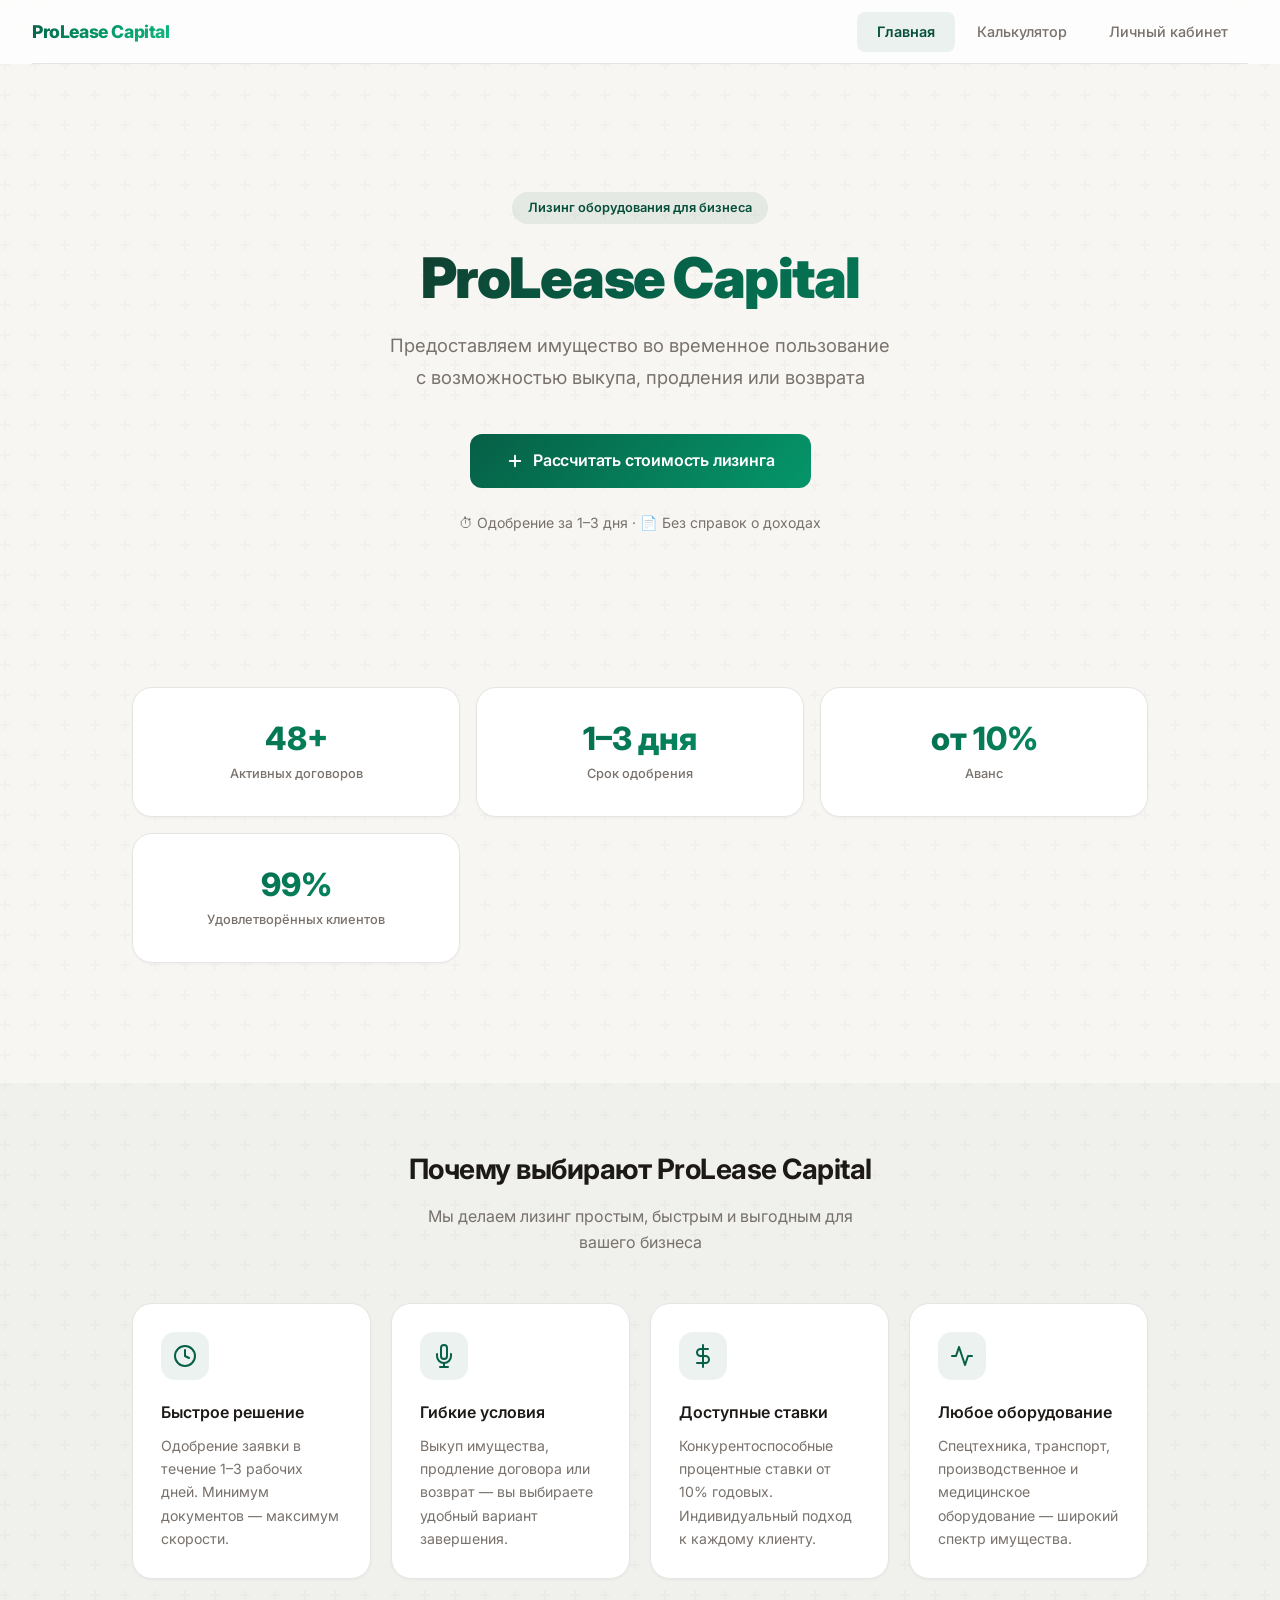
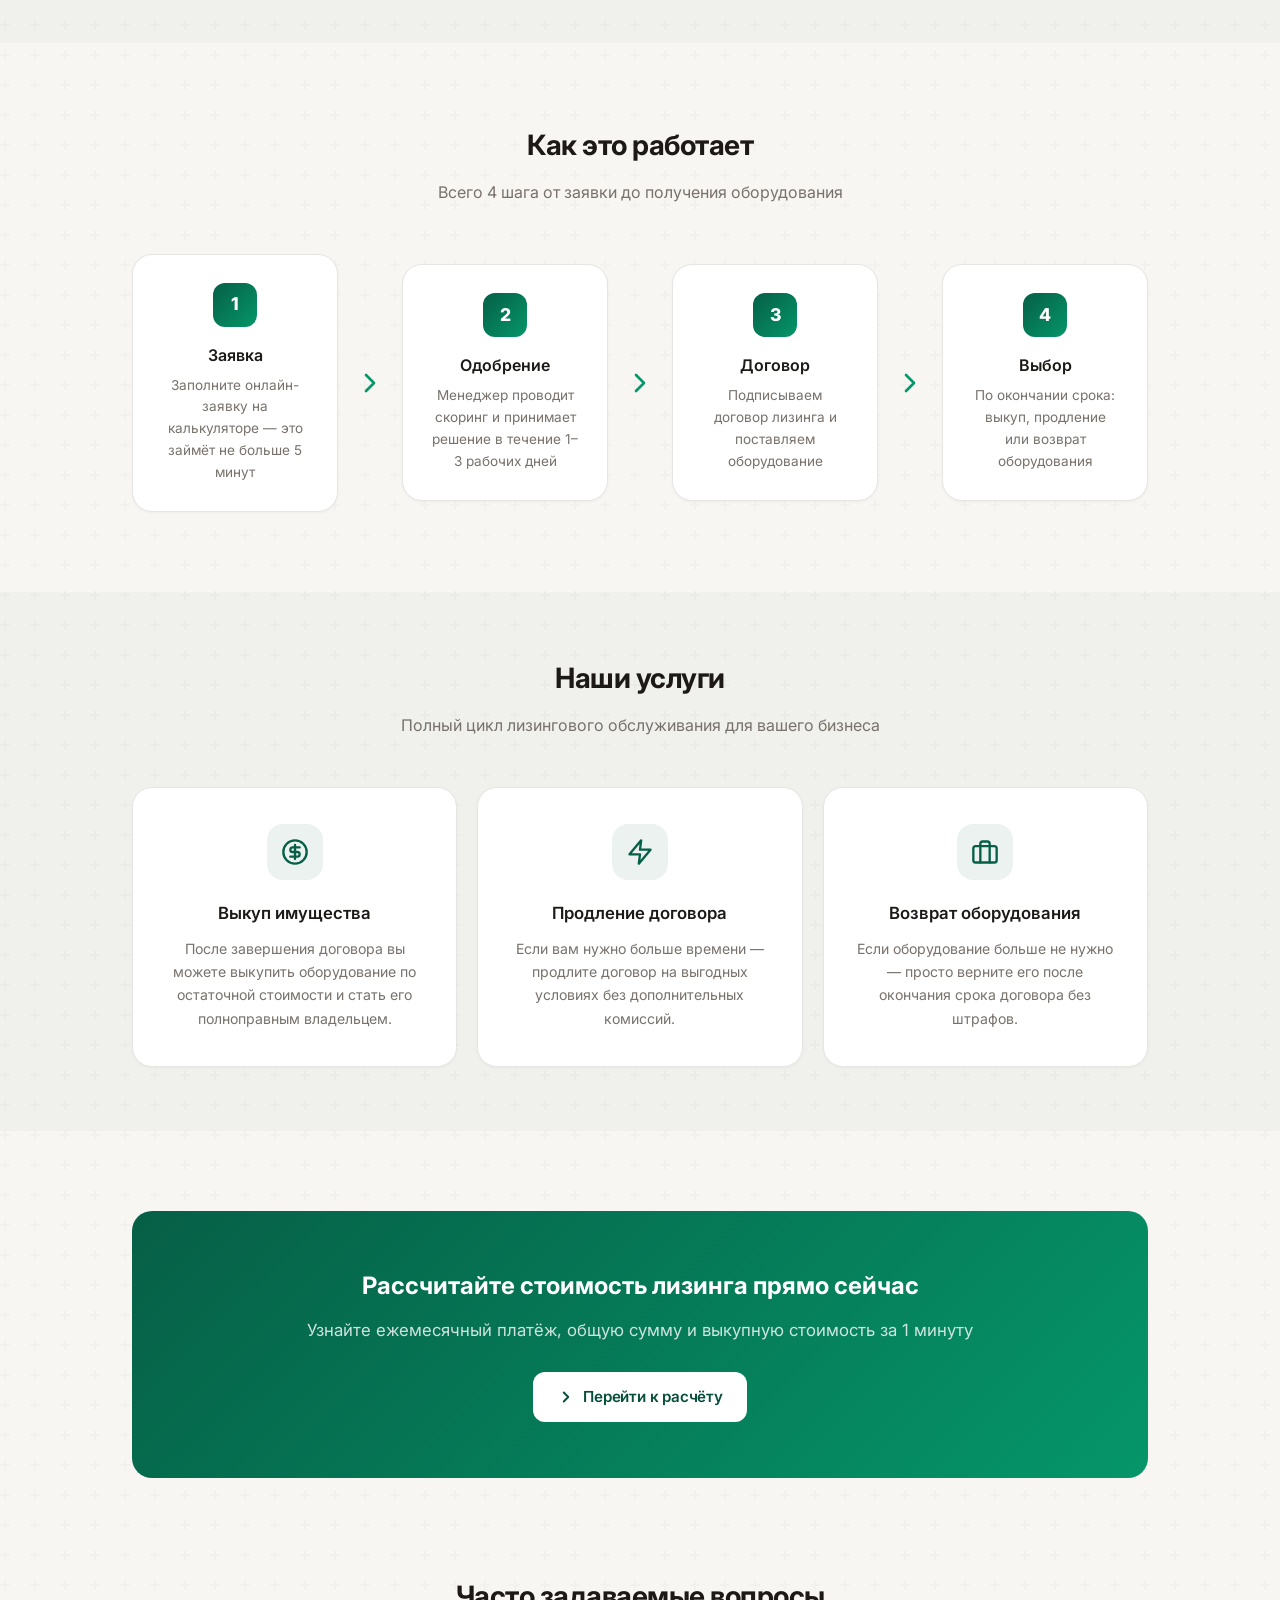
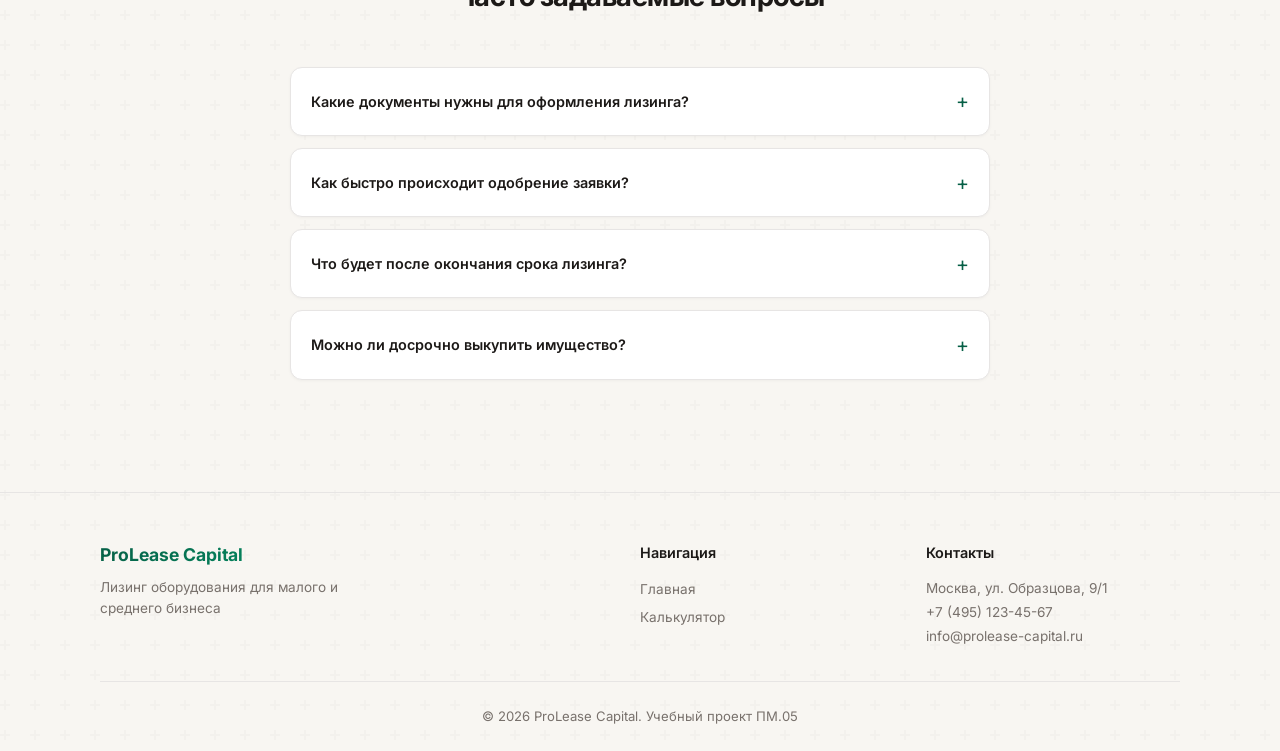
<file: index.html>
<!DOCTYPE html>
<html lang="ru">
<head>
  <meta charset="UTF-8">
  <meta name="viewport" content="width=device-width, initial-scale=1.0">
  <title>ProLease Capital — Лизинговая компания</title>
  <link rel="stylesheet" href="css/style.css">
</head>
<body>
  <header class="header">
    <a href="index.html" class="logo">ProLease Capital</a>
    <nav class="nav">
      <a href="index.html" class="active">Главная</a>
      <a href="pages/calculator.html">Калькулятор</a>
      <a href="pages/cabinet.html">Личный кабинет</a>
    </nav>
  </header>

  <main>
    <!-- ─── Hero ─── -->
    <section class="hero">
      <div class="container">
        <div class="hero-badge">Лизинг оборудования для бизнеса</div>
        <h1>ProLease Capital</h1>
        <p>Предоставляем имущество во временное пользование <br>с возможностью выкупа, продления или возврата</p>
        <a href="pages/calculator.html" class="btn">
          <svg width="18" height="18" viewBox="0 0 24 24" fill="none" stroke="currentColor" stroke-width="2.5" stroke-linecap="round" stroke-linejoin="round"><line x1="12" y1="5" x2="12" y2="19"/><line x1="5" y1="12" x2="19" y2="12"/></svg>
          Рассчитать стоимость лизинга
        </a>
        <div class="hero-meta">⏱ Одобрение за 1–3 дня · 📄 Без справок о доходах</div>
      </div>
    </section>

    <!-- ─── Stats ─── -->
    <div class="container">
      <div class="stats-grid">
        <div class="stat-card">
          <div class="number">48+</div>
          <div class="label">Активных договоров</div>
        </div>
        <div class="stat-card">
          <div class="number">1–3 дня</div>
          <div class="label">Срок одобрения</div>
        </div>
        <div class="stat-card">
          <div class="number">от 10%</div>
          <div class="label">Аванс</div>
        </div>
        <div class="stat-card">
          <div class="number">99%</div>
          <div class="label">Удовлетворённых клиентов</div>
        </div>
      </div>
    </div>

    <!-- ─── Why us ─── -->
    <section class="section-alt">
      <div class="container">
        <div class="section-header">
          <h2>Почему выбирают ProLease Capital</h2>
          <p>Мы делаем лизинг простым, быстрым и выгодным для вашего бизнеса</p>
        </div>
        <div class="features-grid">
          <div class="feature-card">
            <div class="feature-icon">
              <svg width="24" height="24" viewBox="0 0 24 24" fill="none" stroke="currentColor" stroke-width="2" stroke-linecap="round" stroke-linejoin="round"><circle cx="12" cy="12" r="10"/><polyline points="12 6 12 12 16 14"/></svg>
            </div>
            <h3>Быстрое решение</h3>
            <p>Одобрение заявки в течение 1–3 рабочих дней. Минимум документов — максимум скорости.</p>
          </div>
          <div class="feature-card">
            <div class="feature-icon">
              <svg width="24" height="24" viewBox="0 0 24 24" fill="none" stroke="currentColor" stroke-width="2" stroke-linecap="round" stroke-linejoin="round"><path d="M12 1a3 3 0 0 0-3 3v8a3 3 0 0 0 6 0V4a3 3 0 0 0-3-3z"/><path d="M19 10v2a7 7 0 0 1-14 0v-2"/><line x1="12" y1="19" x2="12" y2="23"/><line x1="8" y1="23" x2="16" y2="23"/></svg>
            </div>
            <h3>Гибкие условия</h3>
            <p>Выкуп имущества, продление договора или возврат — вы выбираете удобный вариант завершения.</p>
          </div>
          <div class="feature-card">
            <div class="feature-icon">
              <svg width="24" height="24" viewBox="0 0 24 24" fill="none" stroke="currentColor" stroke-width="2" stroke-linecap="round" stroke-linejoin="round"><line x1="12" y1="1" x2="12" y2="23"/><path d="M17 5H9.5a3.5 3.5 0 0 0 0 7h5a3.5 3.5 0 0 1 0 7H6"/></svg>
            </div>
            <h3>Доступные ставки</h3>
            <p>Конкурентоспособные процентные ставки от 10% годовых. Индивидуальный подход к каждому клиенту.</p>
          </div>
          <div class="feature-card">
            <div class="feature-icon">
              <svg width="24" height="24" viewBox="0 0 24 24" fill="none" stroke="currentColor" stroke-width="2" stroke-linecap="round" stroke-linejoin="round"><path d="M22 12h-4l-3 9L9 3l-3 9H2"/></svg>
            </div>
            <h3>Любое оборудование</h3>
            <p>Спецтехника, транспорт, производственное и медицинское оборудование — широкий спектр имущества.</p>
          </div>
        </div>
      </div>
    </section>

    <!-- ─── How it works ─── -->
    <section class="container">
      <div class="section-header">
        <h2>Как это работает</h2>
        <p>Всего 4 шага от заявки до получения оборудования</p>
      </div>
      <div class="steps-grid">
        <div class="step-card">
          <div class="step-number">1</div>
          <h3>Заявка</h3>
          <p>Заполните онлайн-заявку на калькуляторе — это займёт не больше 5 минут</p>
        </div>
        <div class="step-arrow">
          <svg width="32" height="32" viewBox="0 0 24 24" fill="none" stroke="var(--primary-light)" stroke-width="2" stroke-linecap="round" stroke-linejoin="round"><polyline points="9 18 15 12 9 6"/></svg>
        </div>
        <div class="step-card">
          <div class="step-number">2</div>
          <h3>Одобрение</h3>
          <p>Менеджер проводит скоринг и принимает решение в течение 1–3 рабочих дней</p>
        </div>
        <div class="step-arrow">
          <svg width="32" height="32" viewBox="0 0 24 24" fill="none" stroke="var(--primary-light)" stroke-width="2" stroke-linecap="round" stroke-linejoin="round"><polyline points="9 18 15 12 9 6"/></svg>
        </div>
        <div class="step-card">
          <div class="step-number">3</div>
          <h3>Договор</h3>
          <p>Подписываем договор лизинга и поставляем оборудование</p>
        </div>
        <div class="step-arrow">
          <svg width="32" height="32" viewBox="0 0 24 24" fill="none" stroke="var(--primary-light)" stroke-width="2" stroke-linecap="round" stroke-linejoin="round"><polyline points="9 18 15 12 9 6"/></svg>
        </div>
        <div class="step-card">
          <div class="step-number">4</div>
          <h3>Выбор</h3>
          <p>По окончании срока: выкуп, продление или возврат оборудования</p>
        </div>
      </div>
    </section>

    <!-- ─── Services ─── -->
    <section class="section-alt">
      <div class="container">
        <div class="section-header">
          <h2>Наши услуги</h2>
          <p>Полный цикл лизингового обслуживания для вашего бизнеса</p>
        </div>
        <div class="grid-3">
          <div class="card service-card">
            <div class="service-icon">
              <svg width="28" height="28" viewBox="0 0 24 24" fill="none" stroke="currentColor" stroke-width="2" stroke-linecap="round" stroke-linejoin="round"><circle cx="12" cy="12" r="10"/><path d="M16 8h-6a2 2 0 1 0 0 4h4a2 2 0 1 1 0 4H8"/><path d="M12 18V6"/></svg>
            </div>
            <h3>Выкуп имущества</h3>
            <p>После завершения договора вы можете выкупить оборудование по остаточной стоимости и стать его полноправным владельцем.</p>
          </div>
          <div class="card service-card">
            <div class="service-icon">
              <svg width="28" height="28" viewBox="0 0 24 24" fill="none" stroke="currentColor" stroke-width="2" stroke-linecap="round" stroke-linejoin="round"><path d="M13 2L3 14h9l-1 8 10-12h-9l1-8z"/></svg>
            </div>
            <h3>Продление договора</h3>
            <p>Если вам нужно больше времени — продлите договор на выгодных условиях без дополнительных комиссий.</p>
          </div>
          <div class="card service-card">
            <div class="service-icon">
              <svg width="28" height="28" viewBox="0 0 24 24" fill="none" stroke="currentColor" stroke-width="2" stroke-linecap="round" stroke-linejoin="round"><rect x="2" y="7" width="20" height="14" rx="2" ry="2"/><path d="M16 21V5a2 2 0 0 0-2-2h-4a2 2 0 0 0-2 2v16"/></svg>
            </div>
            <h3>Возврат оборудования</h3>
            <p>Если оборудование больше не нужно — просто верните его после окончания срока договора без штрафов.</p>
          </div>
        </div>
      </div>
    </section>

    <!-- ─── CTA ─── -->
    <section class="container">
      <div class="cta-block">
        <div class="cta-content">
          <h2>Рассчитайте стоимость лизинга прямо сейчас</h2>
          <p>Узнайте ежемесячный платёж, общую сумму и выкупную стоимость за 1 минуту</p>
          <a href="pages/calculator.html" class="btn" style="width: auto;">
            <svg width="18" height="18" viewBox="0 0 24 24" fill="none" stroke="currentColor" stroke-width="2.5" stroke-linecap="round" stroke-linejoin="round"><polyline points="9 18 15 12 9 6"/></svg>
            Перейти к расчёту
          </a>
        </div>
      </div>
    </section>

    <!-- ─── FAQ ─── -->
    <section class="container" style="padding-top: 0;">
      <div class="section-header">
        <h2>Часто задаваемые вопросы</h2>
      </div>
      <div class="faq-list">
        <details class="faq-item">
          <summary class="faq-question">Какие документы нужны для оформления лизинга?</summary>
          <p class="faq-answer">Для юридических лиц: ИНН, ОГРН, выписка из ЕГРЮЛ. Для ИП: паспорт, ИНН, ОГРНИП. В большинстве случаев справки о доходах не требуются.</p>
        </details>
        <details class="faq-item">
          <summary class="faq-question">Как быстро происходит одобрение заявки?</summary>
          <p class="faq-answer">Мы обрабатываем заявки в течение 1–3 рабочих дней. В некоторых случаях решение может быть принято в день обращения.</p>
        </details>
        <details class="faq-item">
          <summary class="faq-question">Что будет после окончания срока лизинга?</summary>
          <p class="faq-answer">После завершения договора вы можете выбрать один из трёх вариантов: выкупить имущество по остаточной стоимости, продлить договор на новый срок или вернуть оборудование без дополнительных комиссий.</p>
        </details>
        <details class="faq-item">
          <summary class="faq-question">Можно ли досрочно выкупить имущество?</summary>
          <p class="faq-answer">Да, вы можете досрочно выкупить оборудование. Для этого необходимо обратиться к вашему менеджеру для расчёта остаточной стоимости.</p>
        </details>
      </div>
    </section>
  </main>

  <footer class="footer">
    <div class="footer-content">
      <div class="footer-grid">
        <div class="footer-col">
          <div class="footer-logo">ProLease Capital</div>
          <p class="footer-desc">Лизинг оборудования для малого и среднего бизнеса</p>
        </div>
        <div class="footer-col">
          <div class="footer-heading">Навигация</div>
          <a href="index.html" class="footer-link">Главная</a>
          <a href="pages/calculator.html" class="footer-link">Калькулятор</a>
        </div>
        <div class="footer-col">
          <div class="footer-heading">Контакты</div>
          <div class="footer-text">Москва, ул. Образцова, 9/1</div>
          <div class="footer-text">+7 (495) 123-45-67</div>
          <div class="footer-text">info@prolease-capital.ru</div>
        </div>
      </div>
      <div class="footer-bottom">© 2026 ProLease Capital. Учебный проект ПМ.05</div>
    </div>
  </footer>
</body>
</html>
</file>
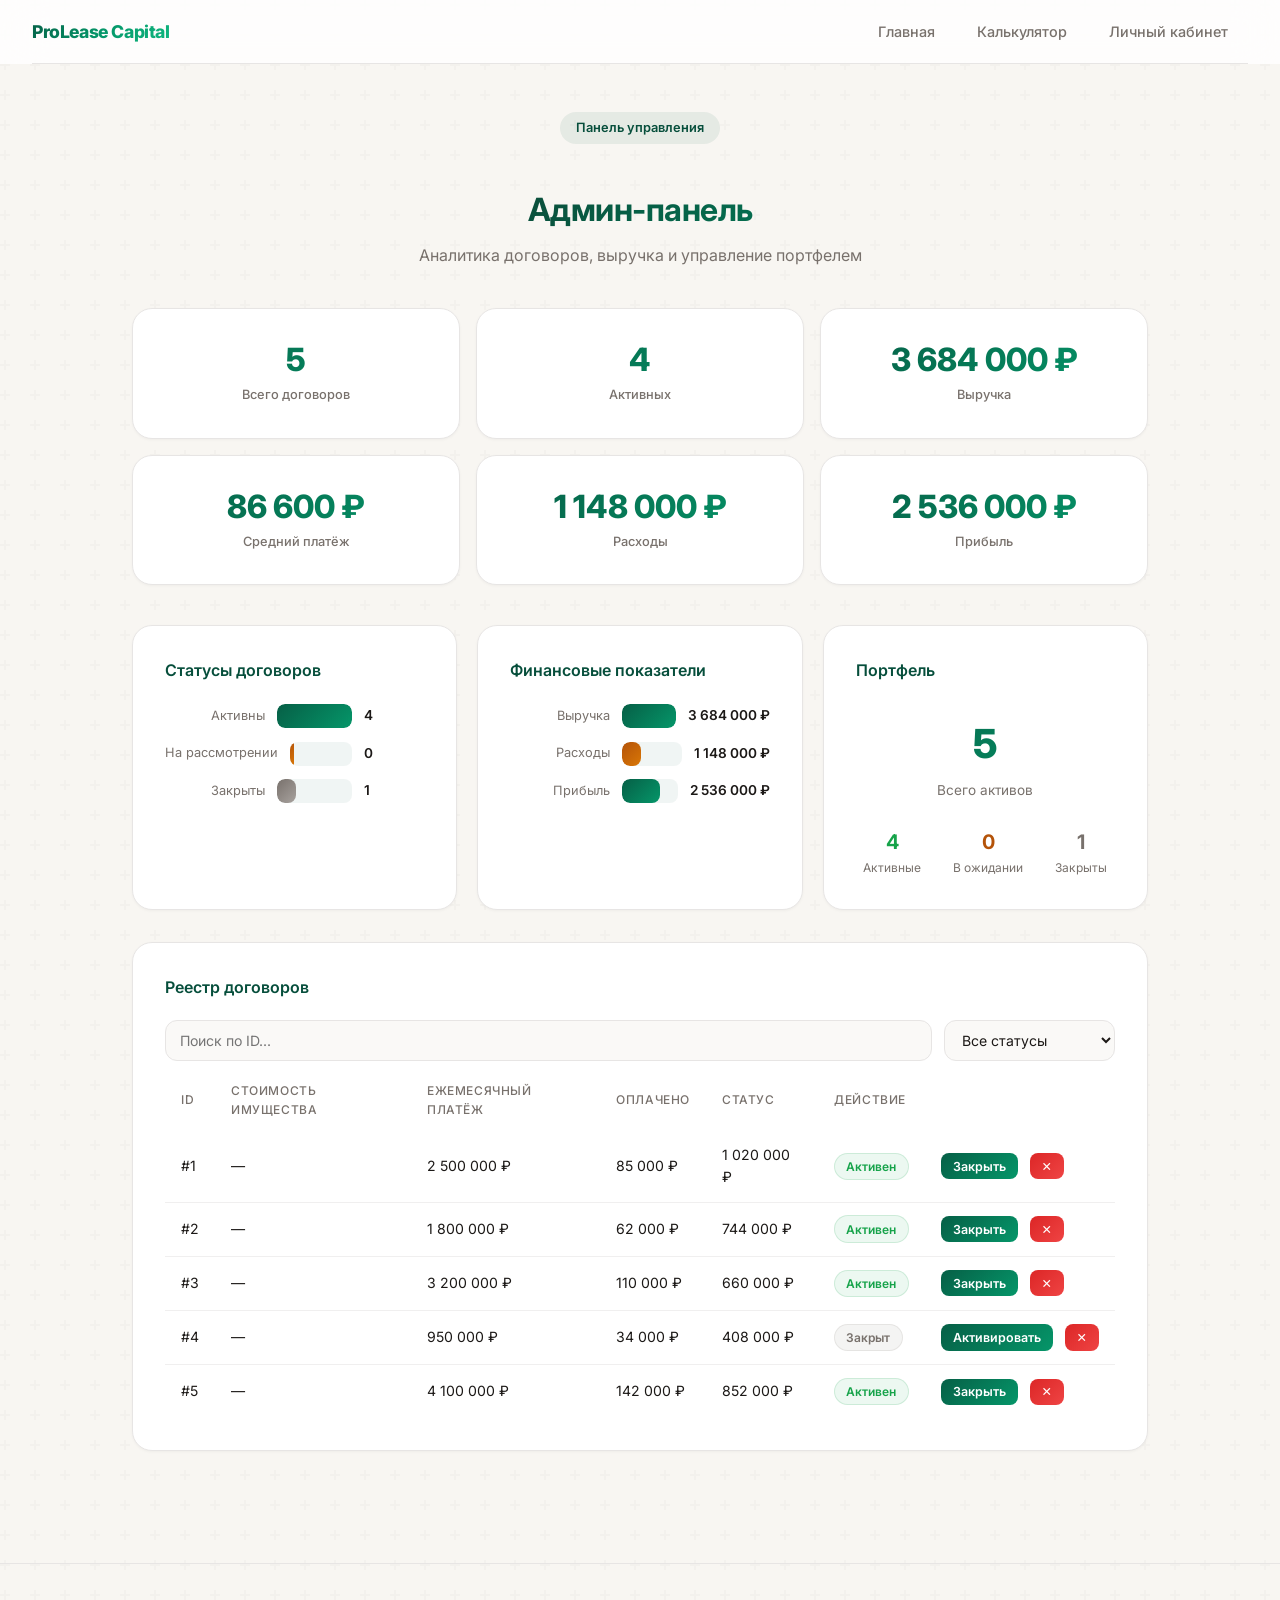
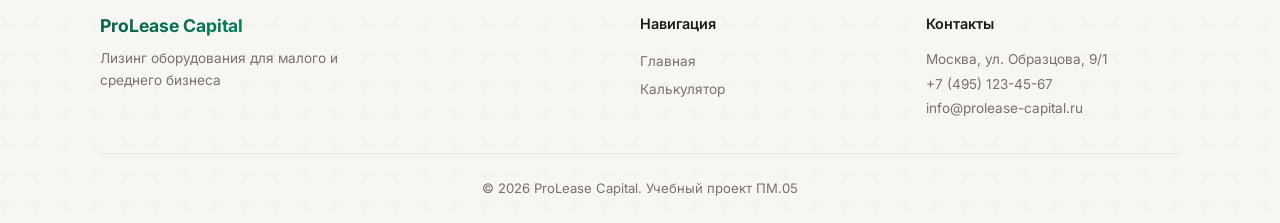
<file: admin/index.html>
<!DOCTYPE html>
<html lang="ru">
<head>
  <meta charset="UTF-8">
  <meta name="viewport" content="width=device-width, initial-scale=1.0">
  <title>Админ-панель — ProLease Capital</title>
  <link rel="stylesheet" href="../css/style.css">
</head>
<body>
  <header class="header">
    <a href="../index.html" class="logo">ProLease Capital</a>
    <nav class="nav">
      <a href="../index.html">Главная</a>
      <a href="../pages/calculator.html">Калькулятор</a>
      <a href="../pages/cabinet.html">Личный кабинет</a>
    </nav>
  </header>

  <main class="container">
    <div style="text-align: center; margin-bottom: 1rem;">
      <span class="hero-badge">Панель управления</span>
    </div>
    <h1 style="font-size: 2rem; background: linear-gradient(135deg,#1c1917 0%,#065f46 50%,#059669 100%); -webkit-background-clip: text; background-clip: text; -webkit-text-fill-color: transparent; text-align: center;">Админ-панель</h1>
    <p class="subtitle" style="text-align: center;">Аналитика договоров, выручка и управление портфелем</p>

    <div class="stats-grid">
      <div class="stat-card">
        <div class="number" id="contracts-count">0</div>
        <div class="label">Всего договоров</div>
      </div>
      <div class="stat-card">
        <div class="number" id="active-count">0</div>
        <div class="label">Активных</div>
      </div>
      <div class="stat-card">
        <div class="number" id="revenue">0 ₽</div>
        <div class="label">Выручка</div>
      </div>
      <div class="stat-card">
        <div class="number" id="avg-payment">0 ₽</div>
        <div class="label">Средний платёж</div>
      </div>
      <div class="stat-card">
        <div class="number" id="expenses">0 ₽</div>
        <div class="label">Расходы</div>
      </div>
      <div class="stat-card">
        <div class="number" id="profit">0 ₽</div>
        <div class="label">Прибыль</div>
      </div>
    </div>

    <!-- Portfolio analytics -->
    <div class="grid-3" style="margin-bottom: 2rem;">
      <div class="card">
        <h2>Статусы договоров</h2>
        <div class="chart-vertical">
          <div class="chart-bar-group">
            <div class="chart-label">Активны</div>
            <div class="chart-track">
              <div class="chart-fill chart-fill--green" id="chart-active" style="width: 0%"></div>
            </div>
            <div class="chart-value" id="chart-active-label">0</div>
          </div>
          <div class="chart-bar-group">
            <div class="chart-label">На рассмотрении</div>
            <div class="chart-track">
              <div class="chart-fill chart-fill--gold" id="chart-pending" style="width: 0%"></div>
            </div>
            <div class="chart-value" id="chart-pending-label">0</div>
          </div>
          <div class="chart-bar-group">
            <div class="chart-label">Закрыты</div>
            <div class="chart-track">
              <div class="chart-fill chart-fill--gray" id="chart-closed" style="width: 0%"></div>
            </div>
            <div class="chart-value" id="chart-closed-label">0</div>
          </div>
        </div>
      </div>
      <div class="card">
        <h2>Финансовые показатели</h2>
        <div class="chart-vertical">
          <div class="chart-bar-group">
            <div class="chart-label">Выручка</div>
            <div class="chart-track">
              <div class="chart-fill chart-fill--green" id="chart-revenue-bar" style="width: 0%"></div>
            </div>
            <div class="chart-value" id="chart-revenue-label">0 ₽</div>
          </div>
          <div class="chart-bar-group">
            <div class="chart-label">Расходы</div>
            <div class="chart-track">
              <div class="chart-fill chart-fill--gold" id="chart-expenses-bar" style="width: 0%"></div>
            </div>
            <div class="chart-value" id="chart-expenses-label">0 ₽</div>
          </div>
          <div class="chart-bar-group">
            <div class="chart-label">Прибыль</div>
            <div class="chart-track">
              <div class="chart-fill chart-fill--green" id="chart-profit-bar" style="width: 0%"></div>
            </div>
            <div class="chart-value" id="chart-profit-label">0 ₽</div>
          </div>
        </div>
      </div>
      <div class="card">
        <h2>Портфель</h2>
        <div style="text-align: center; padding: 0.5rem 0;">
          <div style="font-size: 2.5rem; font-weight: 800; background: var(--primary-gradient); -webkit-background-clip: text; background-clip: text; -webkit-text-fill-color: transparent;" id="portfolio-total">0</div>
          <div style="color: var(--text-secondary); font-size: 0.85rem; margin-top: 0.25rem;">Всего активов</div>
        </div>
        <div style="display: flex; justify-content: center; gap: 2rem; margin-top: 1rem;">
          <div style="text-align: center;">
            <div style="font-size: 1.25rem; font-weight: 700; color: var(--success);" id="portfolio-active">0</div>
            <div style="color: var(--text-secondary); font-size: 0.75rem;">Активные</div>
          </div>
          <div style="text-align: center;">
            <div style="font-size: 1.25rem; font-weight: 700; color: var(--gold);" id="portfolio-pending">0</div>
            <div style="color: var(--text-secondary); font-size: 0.75rem;">В ожидании</div>
          </div>
          <div style="text-align: center;">
            <div style="font-size: 1.25rem; font-weight: 700; color: var(--text-secondary);" id="portfolio-closed">0</div>
            <div style="color: var(--text-secondary); font-size: 0.75rem;">Закрыты</div>
          </div>
        </div>
      </div>
    </div>

    <section class="card">
      <h2>Реестр договоров</h2>
      <div class="toolbar">
        <input type="text" id="search-input" placeholder="Поиск по ID...">
        <select id="status-filter">
          <option value="all">Все статусы</option>
          <option value="active">Активен</option>
          <option value="pending">На рассмотрении</option>
          <option value="closed">Закрыт</option>
        </select>
      </div>
      <div style="overflow-x: auto;">
        <table id="contracts-table">
          <thead>
            <tr>
              <th>ID</th>
              <th>Стоимость имущества</th>
              <th>Ежемесячный платёж</th>
              <th>Оплачено</th>
              <th>Статус</th>
              <th>Действие</th>
            </tr>
          </thead>
          <tbody></tbody>
        </table>
      </div>
    </section>
  </main>

  <footer class="footer">
    <div class="footer-content">
      <div class="footer-grid">
        <div class="footer-col">
          <div class="footer-logo">ProLease Capital</div>
          <p class="footer-desc">Лизинг оборудования для малого и среднего бизнеса</p>
        </div>
        <div class="footer-col">
          <div class="footer-heading">Навигация</div>
          <a href="../index.html" class="footer-link">Главная</a>
          <a href="../pages/calculator.html" class="footer-link">Калькулятор</a>
        </div>
        <div class="footer-col">
          <div class="footer-heading">Контакты</div>
          <div class="footer-text">Москва, ул. Образцова, 9/1</div>
          <div class="footer-text">+7 (495) 123-45-67</div>
          <div class="footer-text">info@prolease-capital.ru</div>
        </div>
      </div>
      <div class="footer-bottom">© 2026 ProLease Capital. Учебный проект ПМ.05</div>
    </div>
  </footer>

  <script src="../js/algorithms.js"></script>
  <script src="../js/admin.js"></script>
</body>
</html>
</file>
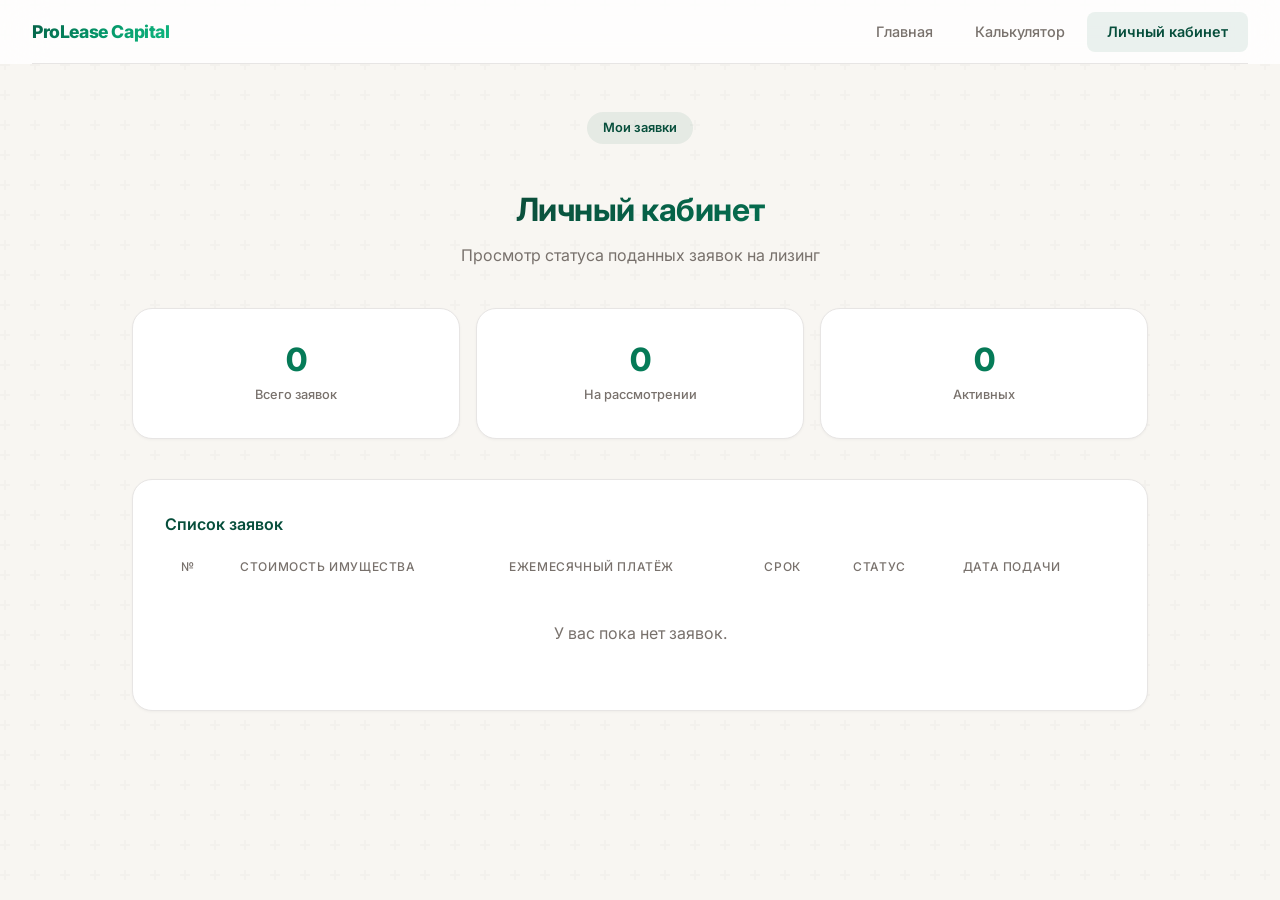
<file: pages/cabinet.html>
<!DOCTYPE html>
<html lang="ru">
<head>
  <meta charset="UTF-8">
  <meta name="viewport" content="width=device-width, initial-scale=1.0">
  <title>Личный кабинет — ProLease Capital</title>
  <link rel="stylesheet" href="../css/style.css">
</head>
<body>
  <header class="header">
    <a href="../index.html" class="logo">ProLease Capital</a>
    <nav class="nav">
      <a href="../index.html">Главная</a>
      <a href="calculator.html">Калькулятор</a>
      <a href="cabinet.html" class="active">Личный кабинет</a>
    </nav>
  </header>

  <main class="container">
    <div style="text-align: center; margin-bottom: 1rem;">
      <span class="hero-badge">Мои заявки</span>
    </div>
    <h1 style="font-size: 2rem; background: linear-gradient(135deg,#1c1917 0%,#065f46 50%,#059669 100%); -webkit-background-clip: text; background-clip: text; -webkit-text-fill-color: transparent; text-align: center;">Личный кабинет</h1>
    <p class="subtitle" style="text-align: center;">Просмотр статуса поданных заявок на лизинг</p>

    <div class="stats-grid" id="cabinet-stats">
      <div class="stat-card">
        <div class="number" id="total-apps">0</div>
        <div class="label">Всего заявок</div>
      </div>
      <div class="stat-card">
        <div class="number" id="pending-apps">0</div>
        <div class="label">На рассмотрении</div>
      </div>
      <div class="stat-card">
        <div class="number" id="active-apps">0</div>
        <div class="label">Активных</div>
      </div>
    </div>

    <div class="card" id="applications-list">
      <h2>Список заявок</h2>
      <table>
        <thead>
          <tr>
            <th>№</th>
            <th>Стоимость имущества</th>
            <th>Ежемесячный платёж</th>
            <th>Срок</th>
            <th>Статус</th>
            <th>Дата подачи</th>
          </tr>
        </thead>
        <tbody id="cabinet-body"></tbody>
      </table>
      <p id="cabinet-empty" style="text-align:center;padding:2rem 0;color:var(--text-secondary);">У вас пока нет заявок.</p>
    </div>
  </main>

  <script>
    document.addEventListener('DOMContentLoaded', () => {
      const apps = JSON.parse(localStorage.getItem('leaseApplications') || '[]');
      const tbody = document.getElementById('cabinet-body');
      const empty = document.getElementById('cabinet-empty');

      document.getElementById('total-apps').textContent = apps.length;
      document.getElementById('pending-apps').textContent = apps.filter(a => a.status === 'pending').length;
      document.getElementById('active-apps').textContent = apps.filter(a => a.status === 'active').length;

      if (apps.length === 0) {
        tbody.innerHTML = '';
        empty.hidden = false;
        return;
      }

      empty.hidden = true;

      tbody.innerHTML = apps.toReversed().map(a => {
        const statusClass = a.status === 'active' ? 'badge--active'
          : a.status === 'pending' ? 'badge--pending'
          : 'badge--closed';
        const statusLabel = a.status === 'active' ? 'Активен'
          : a.status === 'pending' ? 'На рассмотрении'
          : 'Закрыт';
        const date = a.createdAt ? new Date(a.createdAt).toLocaleDateString('ru-RU') : '—';
        const price = a.assetPrice ? new Intl.NumberFormat('ru-RU').format(a.assetPrice) : '—';
        const payment = a.monthlyPayment ? new Intl.NumberFormat('ru-RU').format(a.monthlyPayment) : '—';
        const term = a.termMonths ? `${a.termMonths} мес.` : '—';

        return `<tr>
          <td>${String(a.id).slice(-5)}</td>
          <td>${price} ₽</td>
          <td>${payment} ₽</td>
          <td>${term}</td>
          <td><span class="badge ${statusClass}">${statusLabel}</span></td>
          <td>${date}</td>
        </tr>`;
      }).join('');
    });
  </script>
</body>
</html>
</file>
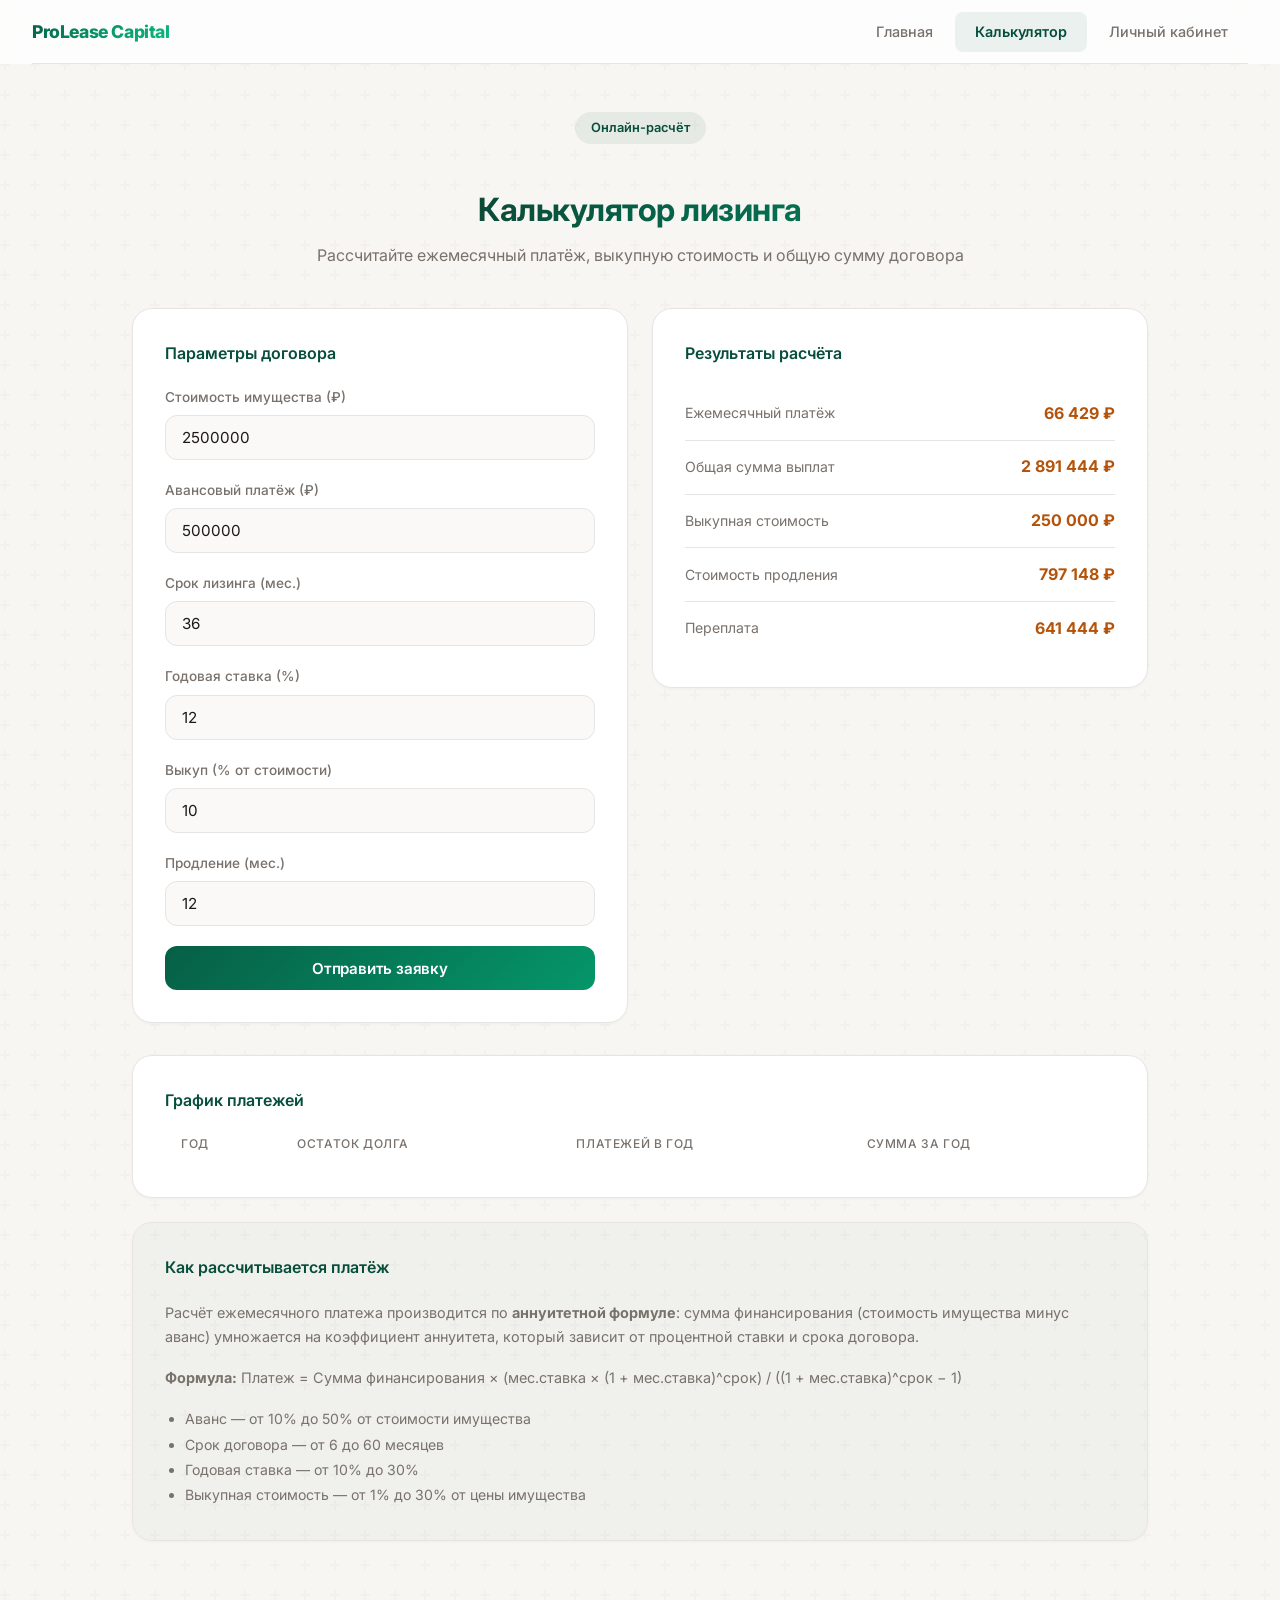
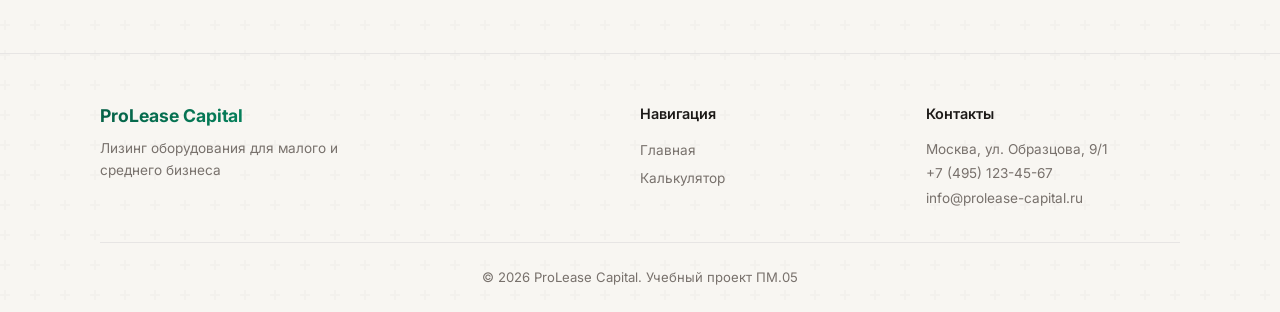
<file: pages/calculator.html>
<!DOCTYPE html>
<html lang="ru">
<head>
  <meta charset="UTF-8">
  <meta name="viewport" content="width=device-width, initial-scale=1.0">
  <title>Калькулятор лизинга — ProLease Capital</title>
  <link rel="stylesheet" href="../css/style.css">
</head>
<body>
  <header class="header">
    <a href="../index.html" class="logo">ProLease Capital</a>
    <nav class="nav">
      <a href="../index.html">Главная</a>
      <a href="calculator.html" class="active">Калькулятор</a>
      <a href="cabinet.html">Личный кабинет</a>
    </nav>
  </header>

  <main class="container">
    <div style="text-align: center; margin-bottom: 1rem;">
      <span class="hero-badge">Онлайн-расчёт</span>
    </div>
    <h1 style="font-size: 2rem; background: linear-gradient(135deg,#1c1917 0%,#065f46 50%,#059669 100%); -webkit-background-clip: text; background-clip: text; -webkit-text-fill-color: transparent; text-align: center;">Калькулятор лизинга</h1>
    <p class="subtitle" style="text-align: center;">Рассчитайте ежемесячный платёж, выкупную стоимость и общую сумму договора</p>

    <div class="grid">
      <section class="card">
        <h2>Параметры договора</h2>
        <form id="lease-form">
          <div class="form-group">
            <label for="asset-price">Стоимость имущества (₽)</label>
            <input type="number" id="asset-price" value="2500000" min="100000" step="10000">
          </div>
          <div class="form-group">
            <label for="advance">Авансовый платёж (₽)</label>
            <input type="number" id="advance" value="500000" min="0" step="10000">
          </div>
          <div class="form-group">
            <label for="term">Срок лизинга (мес.)</label>
            <input type="number" id="term" value="36" min="6" max="60">
          </div>
          <div class="form-group">
            <label for="rate">Годовая ставка (%)</label>
            <input type="number" id="rate" value="12" min="0" max="30" step="0.5">
          </div>
          <div class="form-group">
            <label for="buyout-percent">Выкуп (% от стоимости)</label>
            <input type="number" id="buyout-percent" value="10" min="1" max="30">
          </div>
          <div class="form-group">
            <label for="extension">Продление (мес.)</label>
            <input type="number" id="extension" value="12" min="0" max="36">
          </div>
          <button type="submit" class="btn">Отправить заявку</button>
        </form>
      </section>

      <section class="card" id="calc-result">
        <h2>Результаты расчёта</h2>
        <div class="result-item">
          <span class="label">Ежемесячный платёж</span>
          <span class="value" id="monthly-payment">—</span>
        </div>
        <div class="result-item">
          <span class="label">Общая сумма выплат</span>
          <span class="value" id="total-payments">—</span>
        </div>
        <div class="result-item">
          <span class="label">Выкупная стоимость</span>
          <span class="value" id="buyout-price">—</span>
        </div>
        <div class="result-item">
          <span class="label">Стоимость продления</span>
          <span class="value" id="extension-cost">—</span>
        </div>
        <div class="result-item" style="border-bottom: none;">
          <span class="label">Переплата</span>
          <span class="value" id="overpayment">—</span>
        </div>
      </section>
    </div>

    <!-- Payment schedule -->
    <section class="card" style="margin-top: 2rem;" id="schedule-section">
      <h2>График платежей</h2>
      <div style="overflow-x: auto;">
        <table id="schedule-table">
          <thead>
            <tr>
              <th>Год</th>
              <th>Остаток долга</th>
              <th>Платежей в год</th>
              <th>Сумма за год</th>
            </tr>
          </thead>
          <tbody id="schedule-body"></tbody>
        </table>
      </div>
    </section>

    <!-- Info -->
    <section class="card" style="margin-top: 1.5rem; background: rgba(6, 95, 70, 0.03);">
      <h2>Как рассчитывается платёж</h2>
      <p style="color: var(--text-secondary); font-size: 0.9rem; line-height: 1.7; margin-bottom: 1rem;">
        Расчёт ежемесячного платежа производится по <strong>аннуитетной формуле</strong>:
        сумма финансирования (стоимость имущества минус аванс) умножается на коэффициент аннуитета,
        который зависит от процентной ставки и срока договора.
      </p>
      <p style="color: var(--text-secondary); font-size: 0.9rem; line-height: 1.7; margin-bottom: 0.5rem;">
        <strong>Формула:</strong> Платеж = Сумма финансирования × (мес.ставка × (1 + мес.ставка)^срок) / ((1 + мес.ставка)^срок − 1)
      </p>
      <ul style="color: var(--text-secondary); font-size: 0.88rem; line-height: 1.8; padding-left: 1.25rem; margin-top: 1rem;">
        <li>Аванс — от 10% до 50% от стоимости имущества</li>
        <li>Срок договора — от 6 до 60 месяцев</li>
        <li>Годовая ставка — от 10% до 30%</li>
        <li>Выкупная стоимость — от 1% до 30% от цены имущества</li>
      </ul>
    </section>
  </main>

  <footer class="footer">
    <div class="footer-content">
      <div class="footer-grid">
        <div class="footer-col">
          <div class="footer-logo">ProLease Capital</div>
          <p class="footer-desc">Лизинг оборудования для малого и среднего бизнеса</p>
        </div>
        <div class="footer-col">
          <div class="footer-heading">Навигация</div>
          <a href="../index.html" class="footer-link">Главная</a>
          <a href="calculator.html" class="footer-link">Калькулятор</a>
        </div>
        <div class="footer-col">
          <div class="footer-heading">Контакты</div>
          <div class="footer-text">Москва, ул. Образцова, 9/1</div>
          <div class="footer-text">+7 (495) 123-45-67</div>
          <div class="footer-text">info@prolease-capital.ru</div>
        </div>
      </div>
      <div class="footer-bottom">© 2026 ProLease Capital. Учебный проект ПМ.05</div>
    </div>
  </footer>

  <script src="../js/algorithms.js"></script>
  <script src="../js/calculator.js"></script>
</body>
</html>
</file>
<file: css/style.css>
@import url('https://fonts.googleapis.com/css2?family=Inter:wght@400;500;600;700;800;900&display=swap');

:root {
  --bg: #f8f6f2;
  --surface: #ffffff;
  --surface-hover: #faf8f5;
  --primary: #065f46;
  --primary-light: #059669;
  --primary-dark: #064e3b;
  --primary-gradient: linear-gradient(135deg, #065f46, #059669);
  --accent-gradient: linear-gradient(135deg, #065f46, #059669, #10b981);
  --text: #1c1917;
  --text-secondary: #78716c;
  --border: #e7e5e4;
  --success: #16a34a;
  --gold: #b45309;
  --danger: #dc2626;
  --radius: 20px;
  --radius-sm: 12px;
  --shadow: 0 1px 3px rgba(0, 0, 0, 0.04);
  --shadow-hover: 0 8px 30px rgba(0, 0, 0, 0.06);
}

* { box-sizing: border-box; margin: 0; padding: 0; }

html { scroll-behavior: smooth; }

body {
  font-family: 'Inter', -apple-system, system-ui, sans-serif;
  background: var(--bg);
  background-image: url("data:image/svg+xml,%3Csvg width='60' height='60' viewBox='0 0 60 60' xmlns='http://www.w3.org/2000/svg'%3E%3Cg fill='none' fill-rule='evenodd'%3E%3Cg fill='%23000000' fill-opacity='0.02'%3E%3Cpath d='M36 34v-4h-2v4h-4v2h4v4h2v-4h4v-2h-4zm0-30V0h-2v4h-4v2h4v4h2V6h4V4h-4zM6 34v-4H4v4H0v2h4v4h2v-4h4v-2H6zM6 4V0H4v4H0v2h4v4h2V6h4V4H6z'/%3E%3C/g%3E%3C/g%3E%3C/svg%3E");
  color: var(--text);
  line-height: 1.6;
  min-height: 100vh;
}

/* ─── Header ─── */

.header {
  position: sticky;
  top: 0;
  z-index: 100;
  background: rgba(255, 255, 255, 0.8);
  backdrop-filter: blur(20px);
  -webkit-backdrop-filter: blur(20px);
  padding: 0 2rem;
  display: flex;
  align-items: center;
  justify-content: space-between;
  height: 64px;
}

.header::after {
  content: '';
  position: absolute;
  bottom: 0;
  left: 2rem;
  right: 2rem;
  height: 1px;
  background: var(--border);
}

.logo {
  font-size: 1.1rem;
  font-weight: 800;
  background: var(--accent-gradient);
  -webkit-background-clip: text;
  background-clip: text;
  -webkit-text-fill-color: transparent;
  text-decoration: none;
  letter-spacing: -0.4px;
}

.nav { display: flex; gap: 2px; }

.nav a {
  padding: 0.5rem 1.25rem;
  border-radius: 8px;
  color: var(--text-secondary);
  text-decoration: none;
  font-size: 0.9rem;
  font-weight: 500;
  transition: all 0.2s;
}

.nav a:hover {
  color: var(--text);
  background: rgba(6, 95, 70, 0.06);
}

.nav a.active {
  color: var(--primary-dark);
  background: rgba(6, 95, 70, 0.08);
  font-weight: 600;
}

/* ─── Container ─── */

.container {
  max-width: 1080px;
  margin: 0 auto;
  padding: 3rem 2rem;
}

/* ─── Hero ─── */

.hero {
  text-align: center;
  padding: 5rem 0 3.5rem;
}

.hero h1 {
  font-size: 3.5rem;
  font-weight: 900;
  letter-spacing: -1.5px;
  line-height: 1.1;
  margin-bottom: 1.25rem;
  background: linear-gradient(135deg, #1c1917 0%, #065f46 50%, #059669 100%);
  -webkit-background-clip: text;
  background-clip: text;
  -webkit-text-fill-color: transparent;
}

.hero p {
  font-size: 1.15rem;
  color: var(--text-secondary);
  max-width: 540px;
  margin: 0 auto 2.5rem;
  line-height: 1.75;
}

.hero .btn {
  display: inline-flex;
  align-items: center;
  gap: 0.6rem;
  width: auto;
  padding: 0.9rem 2.25rem;
  font-size: 1rem;
}

/* ─── Typography ─── */

h1 { font-size: 1.75rem; font-weight: 700; letter-spacing: -0.5px; margin-bottom: 0.5rem; }

.subtitle {
  color: var(--text-secondary);
  margin-bottom: 2.5rem;
  font-size: 1rem;
}

/* ─── Grid ─── */

.grid {
  display: grid;
  grid-template-columns: 1fr 1fr;
  gap: 1.5rem;
  align-items: start;
}

@media (max-width: 768px) {
  .grid { grid-template-columns: 1fr; }
  .hero h1 { font-size: 2.25rem; }
  .hero { padding: 3rem 0 2rem; }
  .container { padding: 2rem 1.25rem; }
  .header { padding: 0 1.25rem; }
  .header::after { left: 1.25rem; right: 1.25rem; }
}

/* ─── Card ─── */

.card {
  background: var(--surface);
  border: 1px solid var(--border);
  border-radius: var(--radius);
  padding: 2rem;
  transition: all 0.3s;
  box-shadow: var(--shadow);
}

.card:hover {
  border-color: rgba(6, 95, 70, 0.12);
  box-shadow: var(--shadow-hover);
}

.card h2 {
  font-size: 1rem;
  font-weight: 600;
  margin-bottom: 1.25rem;
  color: var(--primary-dark);
  display: flex;
  align-items: center;
  gap: 0.5rem;
}

/* ─── Stats ─── */

.stats-grid {
  display: grid;
  grid-template-columns: repeat(3, 1fr);
  gap: 1rem;
  margin-bottom: 2.5rem;
}

.stat-card {
  background: var(--surface);
  border: 1px solid var(--border);
  border-radius: var(--radius);
  padding: 2rem 1.5rem;
  text-align: center;
  transition: all 0.3s;
  box-shadow: var(--shadow);
  position: relative;
}

.stat-card::before {
  content: '';
  position: absolute;
  top: 0;
  left: 0;
  right: 0;
  height: 3px;
  background: var(--primary-gradient);
  opacity: 0;
  transition: opacity 0.3s;
}

.stat-card:hover {
  transform: translateY(-3px);
  border-color: rgba(6, 95, 70, 0.12);
  box-shadow: var(--shadow-hover);
}

.stat-card:hover::before { opacity: 1; }

.stat-card .number {
  font-size: 2rem;
  font-weight: 800;
  background: var(--primary-gradient);
  -webkit-background-clip: text;
  background-clip: text;
  -webkit-text-fill-color: transparent;
  line-height: 1.2;
}

.stat-card .label {
  font-size: 0.8rem;
  color: var(--text-secondary);
  margin-top: 0.35rem;
  font-weight: 500;
}

/* ─── Form ─── */

.form-group { margin-bottom: 1.25rem; }

.form-group label {
  display: block;
  font-size: 0.85rem;
  font-weight: 500;
  color: var(--text-secondary);
  margin-bottom: 0.4rem;
}

.form-group input {
  width: 100%;
  padding: 0.75rem 1rem;
  background: #faf9f7;
  border: 1.5px solid var(--border);
  border-radius: var(--radius-sm);
  color: var(--text);
  font-size: 0.95rem;
  font-family: inherit;
  transition: all 0.25s;
}

.form-group input:focus {
  outline: none;
  border-color: var(--primary);
  background: #ffffff;
  box-shadow: 0 0 0 4px rgba(6, 95, 70, 0.08);
}

/* ─── Button ─── */

.btn {
  display: inline-flex;
  align-items: center;
  justify-content: center;
  gap: 0.5rem;
  padding: 0.8rem 1.5rem;
  background: var(--primary-gradient);
  color: #fff;
  border: none;
  border-radius: var(--radius-sm);
  font-size: 0.95rem;
  font-weight: 600;
  font-family: inherit;
  cursor: pointer;
  transition: all 0.25s;
  width: 100%;
  text-decoration: none;
  letter-spacing: -0.2px;
}

.btn:hover {
  transform: translateY(-2px);
  box-shadow: 0 8px 25px rgba(6, 95, 70, 0.25);
}

.btn:active {
  transform: translateY(0);
}

/* ─── Results ─── */

.result-item {
  display: flex;
  justify-content: space-between;
  align-items: center;
  padding: 0.85rem 0;
  border-bottom: 1px solid var(--border);
}

.result-item:last-child { border-bottom: none; }

.result-item .label {
  color: var(--text-secondary);
  font-size: 0.88rem;
}

.result-item .value {
  font-weight: 700;
  color: var(--gold);
  font-size: 1rem;
}

/* ─── Table ─── */

table {
  width: 100%;
  border-collapse: separate;
  border-spacing: 0;
  font-size: 0.88rem;
}

thead th {
  padding: 0 1rem 0.75rem 1rem;
  text-align: left;
  color: var(--text-secondary);
  font-weight: 500;
  font-size: 0.75rem;
  text-transform: uppercase;
  letter-spacing: 0.6px;
}

tbody td {
  padding: 0.8rem 1rem;
  border-bottom: 1px solid rgba(231, 229, 228, 0.6);
}

tbody tr:last-child td { border-bottom: none; }

tbody tr:hover td {
  background: rgba(6, 95, 70, 0.02);
}

/* ─── Badge ─── */

.badge {
  display: inline-block;
  padding: 0.2rem 0.7rem;
  border-radius: 999px;
  font-size: 0.75rem;
  font-weight: 600;
}

.badge--active { background: rgba(22, 163, 74, 0.08); color: var(--success); border: 1px solid rgba(22, 163, 74, 0.15); }
.badge--pending { background: rgba(180, 83, 9, 0.08); color: var(--gold); border: 1px solid rgba(180, 83, 9, 0.15); }
.badge--closed { background: rgba(120, 113, 108, 0.08); color: var(--text-secondary); border: 1px solid rgba(120, 113, 108, 0.12); }

/* ─── Footer ─── */

.footer {
  color: var(--text-secondary);
  font-size: 0.85rem;
  border-top: 1px solid var(--border);
  margin-top: 4rem;
  padding: 3rem 2rem 0;
}

.footer-content {
  max-width: 1080px;
  margin: 0 auto;
}

.footer-grid {
  display: grid;
  grid-template-columns: 2fr 1fr 1fr;
  gap: 2rem;
  margin-bottom: 2rem;
  text-align: left;
}

.footer-logo {
  font-weight: 700;
  font-size: 1.1rem;
  background: var(--accent-gradient);
  -webkit-background-clip: text;
  background-clip: text;
  -webkit-text-fill-color: transparent;
  margin-bottom: 0.5rem;
}

.footer-desc {
  color: var(--text-secondary);
  font-size: 0.85rem;
  max-width: 280px;
  line-height: 1.6;
}

.footer-heading {
  font-weight: 600;
  margin-bottom: 0.75rem;
  font-size: 0.9rem;
  color: var(--text);
}

.footer-link {
  display: block;
  color: var(--text-secondary);
  text-decoration: none;
  font-size: 0.85rem;
  padding: 0.2rem 0;
  transition: color 0.2s;
}

.footer-link:hover {
  color: var(--primary);
}

.footer-text {
  font-size: 0.85rem;
  line-height: 1.8;
}

.footer-bottom {
  border-top: 1px solid var(--border);
  padding: 1.5rem 0;
  text-align: center;
  color: var(--text-secondary);
  font-size: 0.82rem;
}

@media (max-width: 768px) {
  .footer-grid { grid-template-columns: 1fr; }
}

/* ─── Toast ─── */

.toast {
  position: fixed;
  bottom: 2rem;
  right: 2rem;
  background: var(--surface);
  border: 1px solid rgba(22, 163, 74, 0.2);
  color: var(--text);
  padding: 1rem 1.5rem;
  border-radius: var(--radius-sm);
  font-size: 0.9rem;
  font-weight: 500;
  box-shadow: 0 8px 32px rgba(0, 0, 0, 0.08);
  opacity: 0;
  transform: translateY(1rem);
  transition: opacity 0.35s, transform 0.35s;
  z-index: 999;
  backdrop-filter: blur(20px);
}

.toast--visible {
  opacity: 1;
  transform: translateY(0);
}

/* ─── Nav badge ─── */

.nav-badge {
  display: inline-flex;
  align-items: center;
  justify-content: center;
  min-width: 20px;
  height: 20px;
  padding: 0 6px;
  background: var(--primary-gradient);
  color: #fff;
  border-radius: 999px;
  font-size: 0.7rem;
  font-weight: 700;
  vertical-align: super;
  margin-left: -0.4rem;
}

/* ─── Toolbar ─── */

.toolbar {
  display: flex;
  gap: 0.75rem;
  margin-bottom: 1.25rem;
  flex-wrap: wrap;
}

.toolbar select,
.toolbar input {
  padding: 0.6rem 0.85rem;
  background: #faf9f7;
  border: 1.5px solid var(--border);
  border-radius: var(--radius-sm);
  color: var(--text);
  font-size: 0.88rem;
  font-family: inherit;
  transition: all 0.25s;
}

.toolbar select:focus,
.toolbar input:focus {
  outline: none;
  border-color: var(--primary);
  background: #ffffff;
  box-shadow: 0 0 0 4px rgba(6, 95, 70, 0.08);
}

.toolbar input {
  flex: 1;
  min-width: 160px;
}

.toolbar select { min-width: 150px; }

/* ─── Small buttons ─── */

.btn-sm {
  padding: 0.35rem 0.75rem;
  background: var(--primary-gradient);
  color: #fff;
  border: none;
  border-radius: 8px;
  font-size: 0.78rem;
  font-weight: 600;
  font-family: inherit;
  cursor: pointer;
  transition: all 0.2s;
}

.btn-sm:hover {
  transform: translateY(-1px);
  box-shadow: 0 4px 12px rgba(6, 95, 70, 0.2);
}

.btn-sm--active {
  background: var(--primary);
  box-shadow: 0 2px 8px rgba(6, 95, 70, 0.25);
}

.btn-sm--danger { background: linear-gradient(135deg, #dc2626, #ef4444); }
.btn-sm--danger:hover { box-shadow: 0 4px 12px rgba(239, 68, 68, 0.2); }

.btn-sm + .btn-sm { margin-left: 0.4rem; }

/* ─── Animations ─── */

@keyframes fadeInUp {
  from { opacity: 0; transform: translateY(20px); }
  to { opacity: 1; transform: translateY(0); }
}

.hero, .stats-grid, .card, .grid > section {
  animation: fadeInUp 0.6s ease-out both;
}

@media (max-width: 768px) {
  .stats-grid { grid-template-columns: repeat(2, 1fr); }
}

@media (max-width: 480px) {
  .stats-grid { grid-template-columns: 1fr; }
}

.stats-grid > :nth-child(1) { animation-delay: 0.05s; }
.stats-grid > :nth-child(2) { animation-delay: 0.1s; }
.stats-grid > :nth-child(3) { animation-delay: 0.15s; }
.stats-grid > :nth-child(4) { animation-delay: 0.2s; }
.stats-grid > :nth-child(5) { animation-delay: 0.25s; }
.stats-grid > :nth-child(6) { animation-delay: 0.3s; }

/* ─── Hero extras ─── */

.hero-badge {
  display: inline-block;
  padding: 0.35rem 1rem;
  background: rgba(6, 95, 70, 0.08);
  color: var(--primary-dark);
  border-radius: 999px;
  font-size: 0.8rem;
  font-weight: 600;
  margin-bottom: 1.5rem;
}

.hero-meta {
  margin-top: 1.5rem;
  font-size: 0.88rem;
  color: var(--text-secondary);
  display: flex;
  gap: 1.25rem;
  justify-content: center;
  flex-wrap: wrap;
}

/* ─── Section alternate ─── */

.section-alt {
  background: rgba(6, 95, 70, 0.03);
  padding: 4rem 0;
  margin: 2rem 0;
}

.section-alt .container {
  padding-top: 0;
  padding-bottom: 0;
}

.section-header {
  text-align: center;
  margin-bottom: 3rem;
}

.section-header h2 {
  font-size: 1.75rem;
  font-weight: 700;
  letter-spacing: -0.5px;
  margin-bottom: 0.75rem;
}

.section-header p {
  color: var(--text-secondary);
  font-size: 1rem;
  max-width: 480px;
  margin: 0 auto;
}

/* ─── Features ─── */

.features-grid {
  display: grid;
  grid-template-columns: repeat(4, 1fr);
  gap: 1.25rem;
}

.feature-card {
  background: var(--surface);
  border: 1px solid var(--border);
  border-radius: var(--radius);
  padding: 1.75rem;
  transition: all 0.3s;
  box-shadow: var(--shadow);
}

.feature-card:hover {
  transform: translateY(-3px);
  border-color: rgba(6, 95, 70, 0.12);
  box-shadow: var(--shadow-hover);
}

.feature-icon {
  width: 48px;
  height: 48px;
  background: rgba(6, 95, 70, 0.08);
  border-radius: 14px;
  display: flex;
  align-items: center;
  justify-content: center;
  color: var(--primary);
  margin-bottom: 1.25rem;
}

.feature-card h3 {
  font-size: 1rem;
  font-weight: 600;
  margin-bottom: 0.5rem;
}

.feature-card p {
  font-size: 0.88rem;
  color: var(--text-secondary);
  line-height: 1.65;
}

@media (max-width: 768px) {
  .features-grid { grid-template-columns: 1fr 1fr; }
  .section-alt { padding: 2.5rem 0; }
}

@media (max-width: 480px) {
  .features-grid { grid-template-columns: 1fr; }
}

/* ─── Steps ─── */

.steps-grid {
  display: grid;
  grid-template-columns: 1fr auto 1fr auto 1fr auto 1fr;
  align-items: center;
  gap: 1rem;
}

.step-card {
  background: var(--surface);
  border: 1px solid var(--border);
  border-radius: var(--radius);
  padding: 1.75rem;
  text-align: center;
  transition: all 0.3s;
  box-shadow: var(--shadow);
}

.step-card:hover {
  transform: translateY(-3px);
  border-color: rgba(6, 95, 70, 0.12);
  box-shadow: var(--shadow-hover);
}

.step-number {
  width: 44px;
  height: 44px;
  background: var(--primary-gradient);
  color: #fff;
  border-radius: 12px;
  display: flex;
  align-items: center;
  justify-content: center;
  font-size: 1.1rem;
  font-weight: 800;
  margin: 0 auto 1rem;
}

.step-card h3 {
  font-size: 1rem;
  font-weight: 600;
  margin-bottom: 0.4rem;
}

.step-card p {
  font-size: 0.85rem;
  color: var(--text-secondary);
  line-height: 1.6;
}

.step-arrow {
  display: flex;
  align-items: center;
  color: var(--primary-light);
}

@media (max-width: 768px) {
  .steps-grid {
    grid-template-columns: 1fr;
    gap: 0.75rem;
  }
  .step-arrow {
    transform: rotate(90deg);
    justify-content: center;
  }
}

/* ─── 3-column grid ─── */

.grid-3 {
  display: grid;
  grid-template-columns: repeat(3, 1fr);
  gap: 1.25rem;
}

@media (max-width: 768px) {
  .grid-3 { grid-template-columns: 1fr; }
}

.service-card {
  text-align: center;
  padding: 2.25rem 1.75rem;
}

.service-icon {
  width: 56px;
  height: 56px;
  background: rgba(6, 95, 70, 0.08);
  border-radius: 16px;
  display: flex;
  align-items: center;
  justify-content: center;
  color: var(--primary);
  margin: 0 auto 1.25rem;
}

.service-card h3 {
  font-size: 1.05rem;
  font-weight: 600;
  margin-bottom: 0.65rem;
}

.service-card p {
  font-size: 0.88rem;
  color: var(--text-secondary);
  line-height: 1.65;
}

/* ─── CTA block ─── */

.product-card {
  text-align: center;
  padding: 2rem 1.5rem;
  position: relative;
  display: flex;
  flex-direction: column;
  align-items: center;
}

.product-card .btn {
  margin-top: auto;
  width: 100%;
}

.product-status {
  position: absolute;
  top: 1rem;
  right: 1rem;
}

.product-icon {
  width: 64px;
  height: 64px;
  background: rgba(6, 95, 70, 0.08);
  border-radius: 16px;
  display: flex;
  align-items: center;
  justify-content: center;
  color: var(--primary);
  margin: 0 auto 1rem;
}

.product-card h3 {
  font-size: 1rem;
  font-weight: 600;
  margin-bottom: 0.3rem;
}

.product-category {
  font-size: 0.82rem;
  color: var(--text-secondary);
  margin-bottom: 0.75rem;
}

.product-price {
  font-size: 1.4rem;
  font-weight: 800;
  background: var(--primary-gradient);
  -webkit-background-clip: text;
  background-clip: text;
  -webkit-text-fill-color: transparent;
}

/* ─── CTA block ─── */

.cta-block {
  background: var(--primary-gradient);
  border-radius: var(--radius);
  padding: 3.5rem;
  text-align: center;
  margin-bottom: 3rem;
}

.cta-content h2 {
  font-size: 1.5rem;
  font-weight: 700;
  color: #fff;
  margin-bottom: 0.75rem;
}

.cta-content p {
  color: rgba(255, 255, 255, 0.8);
  margin-bottom: 1.75rem;
  font-size: 1.05rem;
}

.cta-content .btn {
  background: #fff;
  color: var(--primary-dark);
}

.cta-content .btn:hover {
  box-shadow: 0 8px 25px rgba(0, 0, 0, 0.2);
}

/* ─── FAQ ─── */

.faq-list {
  display: flex;
  flex-direction: column;
  gap: 0.75rem;
  max-width: 700px;
  margin: 0 auto;
}

.faq-item {
  background: var(--surface);
  border: 1px solid var(--border);
  border-radius: var(--radius-sm);
  overflow: hidden;
  transition: all 0.3s;
  box-shadow: var(--shadow);
}

.faq-item:hover {
  border-color: rgba(6, 95, 70, 0.12);
}

.faq-question {
  padding: 1.1rem 1.25rem;
  font-weight: 600;
  font-size: 0.9rem;
  cursor: pointer;
  list-style: none;
  display: flex;
  align-items: center;
  justify-content: space-between;
  user-select: none;
}

.faq-question::-webkit-details-marker { display: none; }

.faq-question::after {
  content: '+';
  font-size: 1.25rem;
  color: var(--primary);
  font-weight: 400;
  transition: transform 0.2s;
}

.faq-item[open] .faq-question::after {
  transform: rotate(45deg);
}

.faq-answer {
  padding: 0 1.25rem 1.1rem;
  font-size: 0.88rem;
  color: var(--text-secondary);
  line-height: 1.65;
}

/* ─── Chart bars ─── */

.chart-vertical {
  display: flex;
  flex-direction: column;
  gap: 0.85rem;
}

.chart-bar-group {
  display: flex;
  align-items: center;
  gap: 0.75rem;
}

.chart-label {
  font-size: 0.8rem;
  color: var(--text-secondary);
  min-width: 100px;
  text-align: right;
  flex-shrink: 0;
}

.chart-track {
  flex: 1;
  height: 24px;
  background: rgba(6, 95, 70, 0.06);
  border-radius: 8px;
  overflow: hidden;
}

.chart-fill {
  height: 100%;
  border-radius: 8px;
  transition: width 0.6s ease;
  min-width: 4px;
}

.chart-fill--green { background: var(--primary-gradient); }
.chart-fill--gold { background: linear-gradient(135deg, #b45309, #d97706); }
.chart-fill--gray { background: linear-gradient(135deg, #78716c, #a8a29e); }

.chart-value {
  font-size: 0.85rem;
  font-weight: 600;
  color: var(--text);
  min-width: 60px;
}

@media (max-width: 768px) {
  .chart-label { min-width: 70px; font-size: 0.75rem; }
}
</file>
